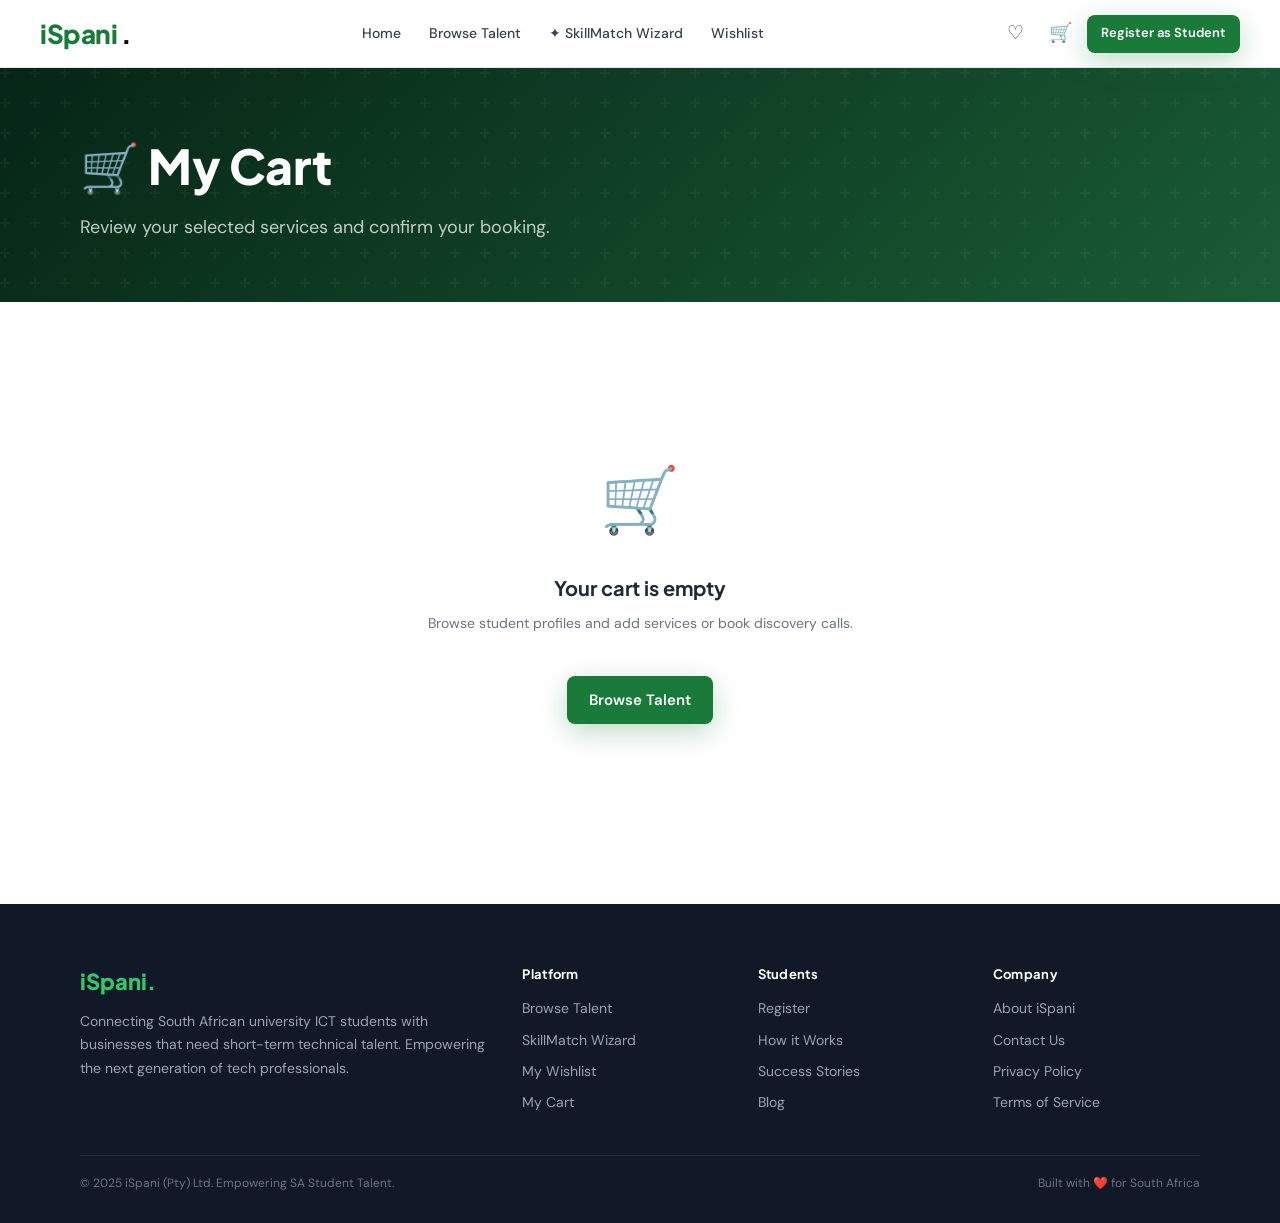
<file: cart.html>
<!DOCTYPE html>
<html lang="en">
<head>
  <meta charset="UTF-8"><meta name="viewport" content="width=device-width, initial-scale=1.0">
  <title>My Cart - iSpani</title>
  <link rel="stylesheet" href="styles.css">
  <style>
    .cart-page{padding:48px 0 80px}
    .cart-empty{text-align:center;padding:100px 20px}
    .promo-input{display:flex;gap:10px;margin-bottom:16px}
    .promo-input input{flex:1;padding:11px 14px;border:1.5px solid #e5e7eb;border-radius:8px;font-size:14px;font-family:'DM Sans',sans-serif;outline:none}
    .promo-input input:focus{border-color:#1a7a3a}
    .cart-header{background:#f9fafb;padding:16px 24px;border-bottom:1px solid #e5e7eb;display:grid;grid-template-columns:72px 1fr auto auto;gap:20px;align-items:center}
    .cart-header span{font-size:12px;font-weight:700;text-transform:uppercase;letter-spacing:0.6px;color:#9ca3af}
    .cart-qty{display:flex;align-items:center;gap:10px}
    .qty-btn{width:30px;height:30px;border-radius:6px;border:1.5px solid #e5e7eb;background:white;font-size:16px;font-weight:700;cursor:pointer;display:flex;align-items:center;justify-content:center;transition:all .2s;color:#374151}
    .qty-btn:hover{border-color:#1a7a3a;color:#1a7a3a}
    .qty-num{font-weight:700;min-width:20px;text-align:center}
    .trust-badges{display:flex;gap:16px;margin-top:20px;flex-wrap:wrap}
    .trust-badge{display:flex;align-items:center;gap:8px;font-size:12px;color:#6b7280;font-weight:500}
    .confirmed-wrap{max-width:540px;margin:0 auto;text-align:center;padding:80px 20px}
    .confirmed-wrap .icon{font-size:72px;margin-bottom:20px}
    .confirmed-wrap h2{font-family:'Plus Jakarta Sans',sans-serif;font-size:28px;font-weight:800;color:#111;margin-bottom:12px}
    .confirmed-wrap p{color:#6b7280;font-size:16px;line-height:1.7;margin-bottom:28px}
    .form-label{font-size:13px;font-weight:600;color:#374151;margin-bottom:5px;display:block}
    textarea.form-input{resize:vertical;min-height:80px}
  </style>
</head>
<body>
<div id="nav-root"></div>
<div class="page-header">
  <div class="container">
    <h1>🛒 My Cart</h1>
    <p>Review your selected services and confirm your booking.</p>
  </div>
</div>
<div class="cart-page">
  <div class="container" id="cart-root"></div>
</div>
<div id="footer-root"></div>
<script src="data.js"></script>
<script src="nav.js"></script>
<script>
document.getElementById('nav-root').innerHTML=renderNav('');
document.getElementById('footer-root').innerHTML=renderFooter();
updateBadges();
renderCartPage();

function renderCartPage(){
  const root=document.getElementById('cart-root');
  if(!cart.length){
    root.innerHTML=`
      <div class="cart-empty">
        <div style="font-size:64px;margin-bottom:20px">🛒</div>
        <div class="empty-title">Your cart is empty</div>
        <div class="empty-sub">Browse student profiles and add services or book discovery calls.</div>
        <a href="browse.html" class="btn btn-primary" style="margin-top:20px">Browse Talent</a>
      </div>`;
    return;
  }

  root.innerHTML=`
  <div style="display:grid;grid-template-columns:1fr 360px;gap:32px;align-items:start">
    <!-- CART ITEMS -->
    <div>
      <div class="cart-table">
        <div class="cart-header">
          <span></span><span>Service</span><span style="text-align:right">Qty</span><span style="text-align:right">Subtotal</span>
        </div>
        <div id="cart-items-list"></div>
      </div>
      <div class="trust-badges" style="margin-top:20px">
        <div class="trust-badge">🔒 Secure Checkout</div>
        <div class="trust-badge">✅ Verified Students</div>
        <div class="trust-badge">⭐ Reviewed by Businesses</div>
        <div class="trust-badge">🇿🇦 South African Platform</div>
      </div>
    </div>

    <!-- ORDER SUMMARY -->
    <div class="order-summary">
      <h3>Order Summary</h3>
      <div id="summary-rows"></div>
      <div class="summary-total"><span>Total</span><span id="summary-total-val">R0</span></div>

      <div style="margin-top:20px">
        <div class="promo-input">
          <input type="text" id="promo-input" placeholder="Promo / discount code">
          <button class="btn btn-outline btn-sm" onclick="applyPromo()">Apply</button>
        </div>
        <div id="promo-msg" style="font-size:13px;margin-bottom:8px"></div>
      </div>

      <hr class="divider">
      <div style="font-family:'Plus Jakarta Sans',sans-serif;font-size:16px;font-weight:700;color:#111;margin-bottom:14px">Contact Details</div>
      <form class="checkout-form" onsubmit="handleCheckout(event)">
        <div>
          <label class="form-label">Company / Business Name *</label>
          <input class="form-input" type="text" id="co-name" placeholder="e.g. Dlamini Logistics" required>
        </div>
        <div>
          <label class="form-label">Your Name *</label>
          <input class="form-input" type="text" id="co-contact" placeholder="Full name" required>
        </div>
        <div>
          <label class="form-label">Email Address *</label>
          <input class="form-input" type="email" id="co-email" placeholder="email@company.co.za" required>
        </div>
        <div>
          <label class="form-label">Phone Number</label>
          <input class="form-input" type="tel" id="co-phone" placeholder="+27 xx xxx xxxx">
        </div>
        <div>
          <label class="form-label">Project Description</label>
          <textarea class="form-input" id="co-msg" placeholder="Briefly describe what you need help with..."></textarea>
        </div>
        <button type="submit" class="btn btn-primary" style="width:100%;padding:16px;font-size:16px;border-radius:12px;margin-top:4px">
          Confirm Booking →
        </button>
      </form>
    </div>
  </div>`;

  renderCartItems();
  renderSummary();
}

function renderCartItems(){
  const list=document.getElementById('cart-items-list');
  if(!list)return;
  list.innerHTML=cart.map(item=>`
    <div class="cart-item">
      <img class="cart-item-img" src="${item.photo}" alt="${item.name}">
      <div>
        <div class="cart-item-name">${item.name}</div>
        <div class="cart-item-service">${item.service}
          ${item.discount?`<span style="background:#fff3cd;color:#92400e;padding:2px 8px;border-radius:999px;font-size:11px;font-weight:700;margin-left:6px">${item.discount}% OFF</span>`:''}
        </div>
        <div style="font-size:13px;color:#9ca3af;margin-top:4px">
          ${item.discount?`<span style="text-decoration:line-through">R${item.rate}/hr</span> → <span style="color:#1a7a3a;font-weight:700">R${item.discountedRate}/hr</span>` : `R${item.rate}/hr`}
        </div>
      </div>
      <div class="cart-qty">
        <button class="qty-btn" onclick="changeQty(${item.studentId},'${item.type}',-1)">−</button>
        <span class="qty-num">${item.qty}</span>
        <button class="qty-btn" onclick="changeQty(${item.studentId},'${item.type}',1)">+</button>
      </div>
      <div style="text-align:right">
        <div class="cart-item-price">R${(item.discountedRate*item.qty).toLocaleString()}</div>
        <button class="cart-remove" onclick="removeItem(${item.studentId},'${item.type}')" title="Remove">✕</button>
      </div>
    </div>
  `).join('');
}

function renderSummary(){
  const rows=document.getElementById('summary-rows');
  const totalEl=document.getElementById('summary-total-val');
  if(!rows||!totalEl)return;
  rows.innerHTML=cart.map(i=>`
    <div class="summary-row">
      <span>${i.name} - ${i.service} ×${i.qty}</span>
      <span>R${(i.discountedRate*i.qty).toLocaleString()}</span>
    </div>`).join('');
  totalEl.textContent='R'+cartTotal().toLocaleString();
}

function changeQty(sid,type,delta){
  const item=cart.find(i=>i.studentId===sid&&i.type===type);
  if(!item)return;
  item.qty=Math.max(1,item.qty+delta);
  saveCart();updateBadges();renderCartItems();renderSummary();
}

function removeItem(sid,type){
  removeFromCart(sid,type);
  renderCartItems();renderSummary();
  if(!cart.length)renderCartPage();
}

let promoApplied=false;
function applyPromo(){
  const code=document.getElementById('promo-input').value.trim().toUpperCase();
  const msg=document.getElementById('promo-msg');
  if(code==='ISPANI10'&&!promoApplied){
    msg.innerHTML='<span style="color:#1a7a3a;font-weight:600">✓ Promo code applied - 10% extra off!</span>';
    promoApplied=true;
  } else if(promoApplied){
    msg.innerHTML='<span style="color:#f59e0b;font-weight:600">A promo code is already applied.</span>';
  } else {
    msg.innerHTML='<span style="color:#e74c3c;font-weight:600">Invalid promo code. Try ISPANI10.</span>';
  }
}

function handleCheckout(e){
  e.preventDefault();
  const name=document.getElementById('co-name').value;
  const contact=document.getElementById('co-contact').value;
  const email=document.getElementById('co-email').value;
  // Clear cart
  cart=[];saveCart();updateBadges();
  // Show confirmation
  document.getElementById('cart-root').innerHTML=`
    <div class="confirmed-wrap">
      <div class="icon">🎉</div>
      <h2>Booking Confirmed!</h2>
      <p>Thank you, <strong>${contact}</strong> from <strong>${name}</strong>!<br>
      A confirmation has been sent to <strong>${email}</strong>.<br><br>
      The student will reach out to you within 24 hours to discuss your project. We're excited to connect you with South Africa's top student talent!</p>
      <a href="browse.html" class="btn btn-primary btn-lg">Browse More Talent</a>
      <a href="index.html" class="btn btn-outline btn-lg" style="margin-top:12px;display:inline-block">Back to Home</a>
    </div>`;
}
</script>
</body>
</html>
</file>
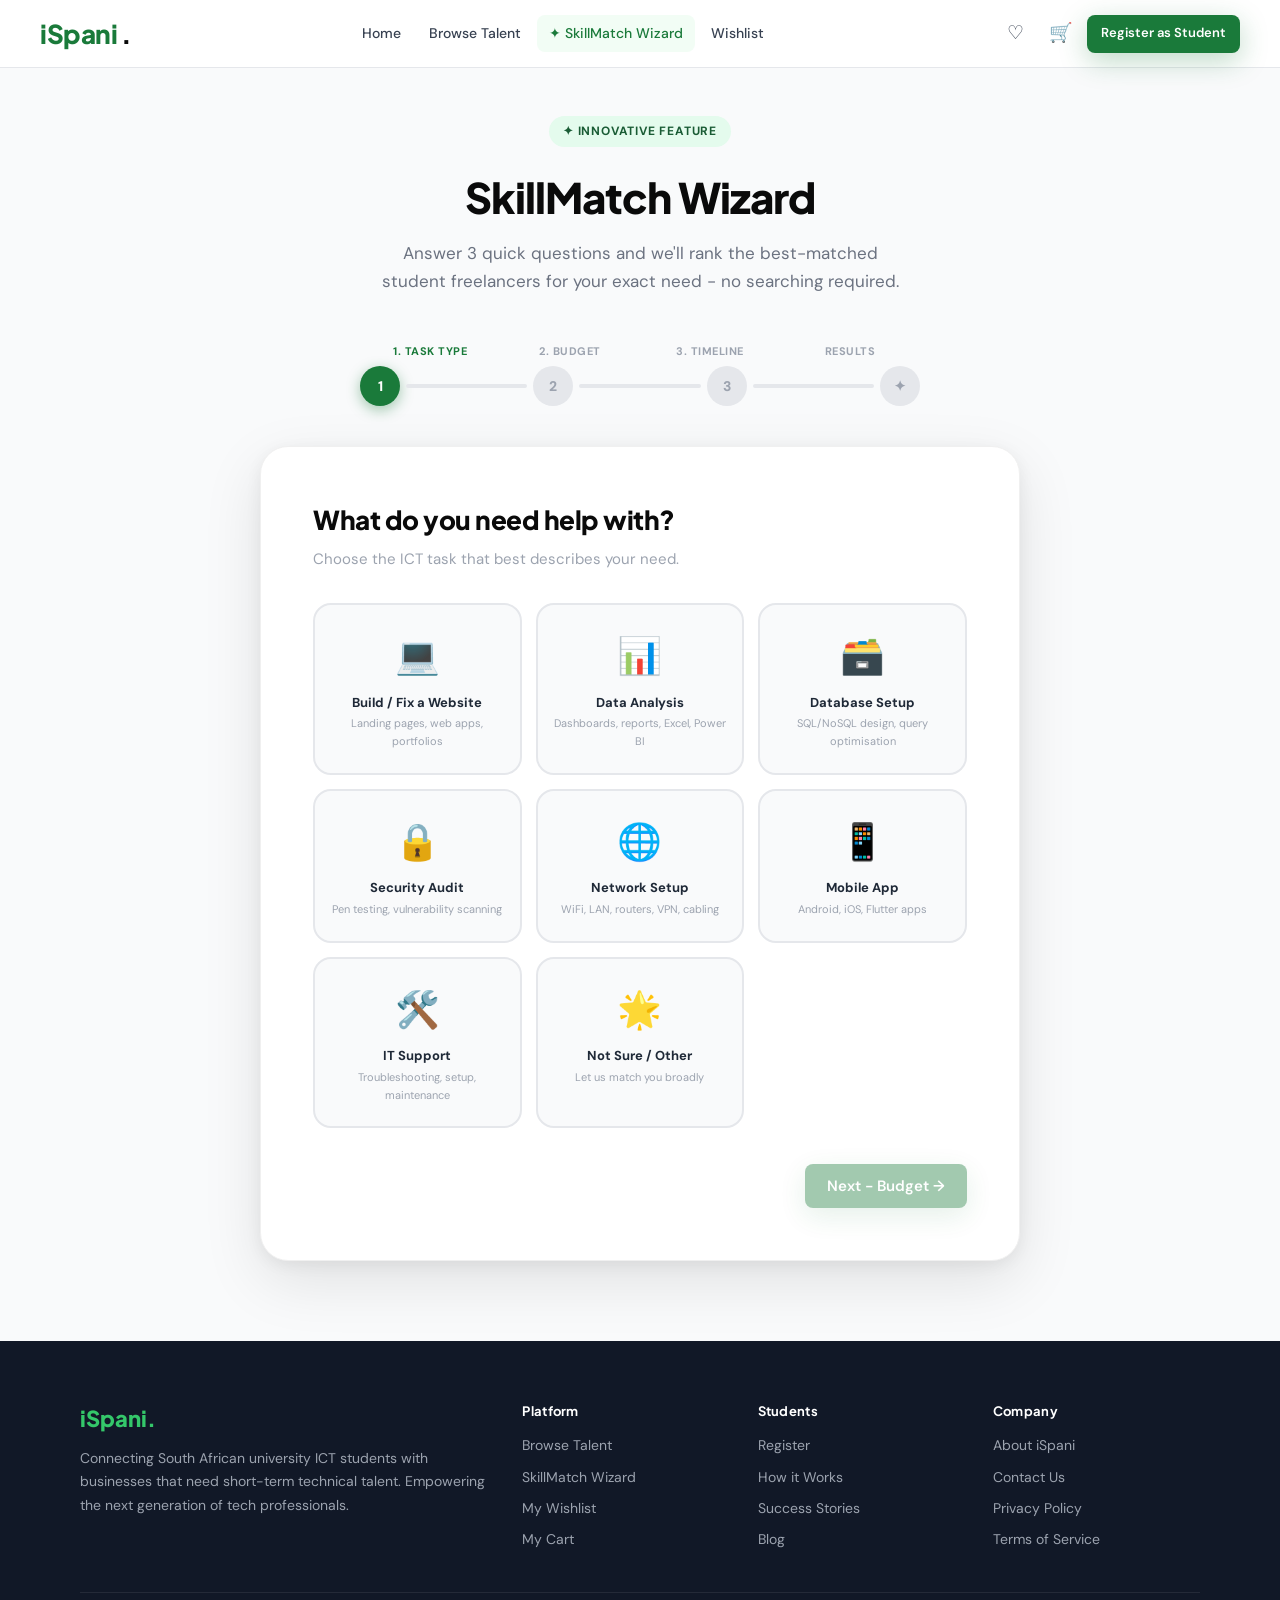
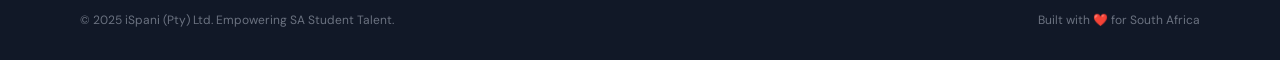
<file: skillmatch.html>
<!DOCTYPE html>
<html lang="en">
<head>
  <meta charset="UTF-8"><meta name="viewport" content="width=device-width, initial-scale=1.0">
  <title>SkillMatch Wizard - iSpani</title>
  <link rel="stylesheet" href="styles.css">
  <style>
    body{background:#f9fafb}
    .wizard-page{min-height:calc(100vh - 68px);padding:48px 0 80px}
    .wizard-intro{text-align:center;margin-bottom:48px}
    .wizard-intro h1{font-family:'Plus Jakarta Sans',sans-serif;font-size:clamp(28px,4vw,42px);font-weight:800;color:#0a0a0a;letter-spacing:-1px;margin-bottom:10px}
    .wizard-intro p{font-size:17px;color:#6b7280;max-width:520px;margin:0 auto}
    .step-labels{display:flex;justify-content:center;gap:0;margin-bottom:6px}
    .step-label{flex:1;max-width:160px;text-align:center;font-size:11px;font-weight:700;color:#9ca3af;text-transform:uppercase;letter-spacing:0.5px}
    .step-label.active{color:#1a7a3a}
    .wizard-progress-bar{display:flex;align-items:center;margin-bottom:40px;max-width:560px;margin-left:auto;margin-right:auto}
    .step-dot{width:40px;height:40px;border-radius:50%;display:flex;align-items:center;justify-content:center;font-size:14px;font-weight:800;flex-shrink:0;transition:all .4s}
    .step-done{background:#1a7a3a;color:white;box-shadow:0 4px 14px rgba(26,122,58,0.4)}
    .step-active{background:#1a7a3a;color:white;box-shadow:0 4px 14px rgba(26,122,58,0.4);animation:pulse-step 1.5s infinite}
    .step-todo{background:#e5e7eb;color:#9ca3af}
    @keyframes pulse-step{0%,100%{box-shadow:0 4px 14px rgba(26,122,58,0.4)}50%{box-shadow:0 4px 24px rgba(26,122,58,0.7)}}
    .step-line{flex:1;height:4px;background:#e5e7eb;border-radius:2px;overflow:hidden;margin:0 6px}
    .step-line-fill{height:100%;background:linear-gradient(90deg,#1a7a3a,#34c76a);width:0%;transition:width .6s ease}
    .wizard-card{background:white;border-radius:28px;padding:52px;box-shadow:0 20px 60px rgba(0,0,0,0.1),0 4px 16px rgba(0,0,0,0.06);border:1px solid #f0f0f0;max-width:760px;margin:0 auto}
    .wizard-q{font-family:'Plus Jakarta Sans',sans-serif;font-size:26px;font-weight:800;color:#0a0a0a;margin-bottom:6px;letter-spacing:-0.5px}
    .wizard-hint{font-size:15px;color:#9ca3af;margin-bottom:32px}
    .opt-grid{display:grid;grid-template-columns:repeat(3,1fr);gap:14px}
    .opt-grid-2{display:grid;grid-template-columns:repeat(2,1fr);gap:14px}
    .wizard-opt{background:#f9fafb;border:2px solid #e5e7eb;border-radius:18px;padding:22px 16px;text-align:center;cursor:pointer;transition:all .3s cubic-bezier(0.34,1.56,0.64,1);position:relative}
    .wizard-opt:hover{border-color:#34c76a;background:#f2fdf5;transform:translateY(-4px);box-shadow:0 8px 24px rgba(26,122,58,0.15)}
    .wizard-opt.selected{border-color:#1a7a3a;background:#e4fbed;box-shadow:0 0 0 4px rgba(26,122,58,0.12);transform:translateY(-4px)}
    .wizard-opt.selected::after{content:'✓';position:absolute;top:10px;right:12px;width:22px;height:22px;background:#1a7a3a;color:white;border-radius:50%;font-size:12px;font-weight:800;display:flex;align-items:center;justify-content:center}
    .opt-icon{font-size:36px;margin-bottom:10px}
    .opt-label{font-size:13px;font-weight:700;color:#1f2937;line-height:1.3}
    .opt-sub{font-size:11px;color:#9ca3af;margin-top:4px}
    .wizard-nav{display:flex;justify-content:space-between;align-items:center;margin-top:36px}
    .budget-grid{display:grid;grid-template-columns:repeat(2,1fr);gap:14px}
    .timeline-grid{display:grid;grid-template-columns:repeat(2,1fr);gap:14px}
    /* Results */
    .results-header{text-align:center;margin-bottom:32px}
    .results-header h2{font-family:'Plus Jakarta Sans',sans-serif;font-size:28px;font-weight:800;color:#0a0a0a;margin-bottom:6px}
    .results-header p{color:#6b7280;font-size:15px}
    .match-card{background:white;border-radius:18px;padding:24px;border:2px solid #e5e7eb;display:grid;grid-template-columns:80px 1fr auto;gap:20px;align-items:center;transition:all .3s;box-shadow:0 2px 8px rgba(0,0,0,0.05);cursor:pointer}
    .match-card:hover{border-color:#34c76a;box-shadow:0 8px 32px rgba(26,122,58,0.15);transform:translateY(-3px)}
    .match-rank{position:absolute;top:-8px;left:-8px;width:28px;height:28px;border-radius:50%;font-size:12px;font-weight:800;display:flex;align-items:center;justify-content:center;color:white}
    .rank-1{background:linear-gradient(135deg,#f59e0b,#f97316)}
    .rank-2{background:linear-gradient(135deg,#9ca3af,#6b7280)}
    .rank-3{background:linear-gradient(135deg,#cd7f32,#a0522d)}
    .rank-other{background:#e5e7eb;color:#6b7280}
    .match-photo-wrap{position:relative;width:80px;height:80px}
    .match-photo{width:80px;height:80px;border-radius:50%;object-fit:cover;border:3px solid white;box-shadow:0 4px 12px rgba(0,0,0,0.12)}
    .match-name{font-family:'Plus Jakarta Sans',sans-serif;font-size:17px;font-weight:800;color:#0a0a0a;margin-bottom:3px}
    .match-meta{font-size:13px;color:#6b7280;margin-bottom:8px}
    .match-rate{font-family:'Plus Jakarta Sans',sans-serif;font-size:16px;font-weight:800;color:#1a7a3a}
    .match-score-ring{width:68px;height:68px;border-radius:50%;display:flex;flex-direction:column;align-items:center;justify-content:center;font-family:'Plus Jakarta Sans',sans-serif;font-size:17px;font-weight:800;color:white;flex-shrink:0;position:relative}
    .score-a{background:linear-gradient(135deg,#1a7a3a,#34c76a)}
    .score-b{background:linear-gradient(135deg,#f59e0b,#fcd34d)}
    .score-c{background:linear-gradient(135deg,#6b7280,#9ca3af)}
    .score-ring-label{font-size:9px;font-weight:700;opacity:.85;letter-spacing:0.3px}
    .match-actions{display:flex;flex-direction:column;gap:8px}
    .restart-bar{text-align:center;margin-top:36px}
    @media(max-width:600px){.opt-grid,.budget-grid,.timeline-grid{grid-template-columns:repeat(2,1fr)!important}.wizard-card{padding:32px 20px}}
  </style>
</head>
<body>
<div id="nav-root"></div>

<div class="wizard-page">
  <div class="container">
    <div class="wizard-intro">
      <div class="section-label" style="margin:0 auto 16px">✦ Innovative Feature</div>
      <h1>SkillMatch Wizard</h1>
      <p>Answer 3 quick questions and we'll rank the best-matched student freelancers for your exact need - no searching required.</p>
    </div>

    <!-- Progress -->
    <div style="max-width:560px;margin:0 auto 40px">
      <div class="step-labels" id="step-labels">
        <span class="step-label active">1. Task Type</span>
        <span class="step-label">2. Budget</span>
        <span class="step-label">3. Timeline</span>
        <span class="step-label">Results</span>
      </div>
      <div class="wizard-progress-bar">
        <div class="step-dot step-active" id="dot-1">1</div>
        <div class="step-line"><div class="step-line-fill" id="line-1"></div></div>
        <div class="step-dot step-todo" id="dot-2">2</div>
        <div class="step-line"><div class="step-line-fill" id="line-2"></div></div>
        <div class="step-dot step-todo" id="dot-3">3</div>
        <div class="step-line"><div class="step-line-fill" id="line-3"></div></div>
        <div class="step-dot step-todo" id="dot-4">✦</div>
      </div>
    </div>

    <!-- Wizard Card -->
    <div class="wizard-card" id="wizard-card"></div>
  </div>
</div>

<div id="footer-root"></div>
<script src="data.js"></script>
<script src="nav.js"></script>
<script>
document.getElementById('nav-root').innerHTML=renderNav('skillmatch.html');
document.getElementById('footer-root').innerHTML=renderFooter();
updateBadges();

// Wizard State
let step=1;
let answers={taskType:null,budget:null,timeline:null};

const TASKS=[
  {id:'webdev',icon:'💻',label:'Build / Fix a Website',sub:'Landing pages, web apps, portfolios'},
  {id:'data',icon:'📊',label:'Data Analysis',sub:'Dashboards, reports, Excel, Power BI'},
  {id:'database',icon:'🗃️',label:'Database Setup',sub:'SQL/NoSQL design, query optimisation'},
  {id:'cybersecurity',icon:'🔒',label:'Security Audit',sub:'Pen testing, vulnerability scanning'},
  {id:'networking',icon:'🌐',label:'Network Setup',sub:'WiFi, LAN, routers, VPN, cabling'},
  {id:'appdev',icon:'📱',label:'Mobile App',sub:'Android, iOS, Flutter apps'},
  {id:'itsupport',icon:'🛠️',label:'IT Support',sub:'Troubleshooting, setup, maintenance'},
  {id:'any',icon:'🌟',label:'Not Sure / Other',sub:'Let us match you broadly'},
];

const BUDGETS=[
  {id:'low',label:'Under R500',icon:'💚',max:500},
  {id:'mid',label:'R500 – R2,000',icon:'💛',max:2000},
  {id:'high',label:'R2,000 – R5,000',icon:'🧡',max:5000},
  {id:'vhigh',label:'R5,000+',icon:'🔵',max:99999},
];

const TIMELINES=[
  {id:'asap',icon:'⚡',label:'ASAP (1–3 days)',urgency:3},
  {id:'week',icon:'📅',label:'Within a Week',urgency:2},
  {id:'month',icon:'🗓️',label:'Within a Month',urgency:1},
  {id:'flex',icon:'🌈',label:'Flexible',urgency:0},
];

// Progress UI 
function updateProgress(){
  [1,2,3,4].forEach(i=>{
    const dot=document.getElementById('dot-'+i);
    if(i<step){dot.className='step-dot step-done';dot.textContent=i<4?i:'✦';}
    else if(i===step){dot.className='step-dot step-active';dot.textContent=i<4?i:'✦';}
    else{dot.className='step-dot step-todo';dot.textContent=i<4?i:'✦';}
  });
  [1,2,3].forEach(i=>{
    document.getElementById('line-'+i).style.width=step>i?'100%':'0%';
  });
  const labels=document.querySelectorAll('.step-label');
  labels.forEach((l,i)=>l.classList.toggle('active',i+1===step));
}

// Render Steps 
function render(){
  updateProgress();
  const card=document.getElementById('wizard-card');
  if(step===1) card.innerHTML=renderStep1();
  if(step===2) card.innerHTML=renderStep2();
  if(step===3) card.innerHTML=renderStep3();
  if(step===4) renderResults();
}

function renderStep1(){
  return`
    <div class="wizard-q">What do you need help with?</div>
    <div class="wizard-hint">Choose the ICT task that best describes your need.</div>
    <div class="opt-grid">
      ${TASKS.map(t=>`
        <div class="wizard-opt ${answers.taskType===t.id?'selected':''}" onclick="selectTask('${t.id}')">
          <div class="opt-icon">${t.icon}</div>
          <div class="opt-label">${t.label}</div>
          <div class="opt-sub">${t.sub}</div>
        </div>`).join('')}
    </div>
    <div class="wizard-nav">
      <div></div>
      <button class="btn btn-primary" onclick="nextStep()" ${!answers.taskType?'disabled style="opacity:0.4;cursor:not-allowed"':''}>
        Next - Budget →
      </button>
    </div>`;
}

function renderStep2(){
  return`
    <div class="wizard-q">What's your budget for this project?</div>
    <div class="wizard-hint">This helps us filter students whose rates fit your budget.</div>
    <div class="budget-grid">
      ${BUDGETS.map(b=>`
        <div class="wizard-opt ${answers.budget===b.id?'selected':''}" onclick="selectBudget('${b.id}')">
          <div class="opt-icon">${b.icon}</div>
          <div class="opt-label">${b.label}</div>
        </div>`).join('')}
    </div>
    <div class="wizard-nav">
      <button class="btn btn-ghost" onclick="prevStep()">← Back</button>
      <button class="btn btn-primary" onclick="nextStep()" ${!answers.budget?'disabled style="opacity:0.4;cursor:not-allowed"':''}>
        Next - Timeline →
      </button>
    </div>`;
}

function renderStep3(){
  return`
    <div class="wizard-q">How soon do you need it done?</div>
    <div class="wizard-hint">We'll prioritise available students who can meet your timeline.</div>
    <div class="timeline-grid">
      ${TIMELINES.map(t=>`
        <div class="wizard-opt ${answers.timeline===t.id?'selected':''}" onclick="selectTimeline('${t.id}')">
          <div class="opt-icon">${t.icon}</div>
          <div class="opt-label">${t.label}</div>
        </div>`).join('')}
    </div>
    <div class="wizard-nav">
      <button class="btn btn-ghost" onclick="prevStep()">← Back</button>
      <button class="btn btn-primary" onclick="nextStep()" ${!answers.timeline?'disabled style="opacity:0.4;cursor:not-allowed"':''}>
        ✦ Find My Matches →
      </button>
    </div>`;
}

// Matching Algorithm
function scoreStudent(s){
  let score=0;

  // 1. Service category match (highest weight: 50 pts)
  const task=answers.taskType;
  if(task==='any') score+=30;
  else if(s.serviceCategory===task) score+=50;

  // 2. Budget fit (30 pts)
  const budgetObj=BUDGETS.find(b=>b.id===answers.budget);
  if(budgetObj){
    if(s.hourlyRate<=budgetObj.max) score+=30;
    else if(s.hourlyRate<=budgetObj.max*1.3) score+=15; // close
    // over budget: 0
  }

  // 3. Availability (10 pts)
  const timeline=TIMELINES.find(t=>t.id===answers.timeline);
  if(s.available) score+=10;
  else if(timeline&&timeline.urgency===0) score+=5; // flexible - less penalty

  // 4. Rating bonus (up to 8 pts)
  score+=Math.round((s.rating-4)*16); // 4.0→0, 5.0→16 → cap at 8
  score=Math.min(score+Math.round((s.rating-4)*8),score);

  // 5. Review count bonus (up to 5 pts)
  score+=Math.min(s.reviewCount,5);

  return Math.min(score,100);
}

function renderResults(){
  // Score all students
  const scored=STUDENTS.map(s=>({...s,score:scoreStudent(s)}))
    .sort((a,b)=>b.score-a.score)
    .slice(0,5);

  const task=TASKS.find(t=>t.id===answers.taskType);
  const budget=BUDGETS.find(b=>b.id===answers.budget);
  const timeline=TIMELINES.find(t=>t.id===answers.timeline);

  let html=`
    <div class="results-header">
      <div class="section-label" style="margin:0 auto 12px">✦ Your Matches</div>
      <h2>We found your top matches!</h2>
      <p>Based on: <strong>${task?task.label:''}</strong> · <strong>${budget?budget.label:''}</strong> · <strong>${timeline?timeline.label:''}</strong></p>
    </div>
    <div style="display:flex;flex-direction:column;gap:16px">`;

  scored.forEach((s,i)=>{
    const pct=s.score;
    const scoreClass=pct>=75?'score-a':pct>=50?'score-b':'score-c';
    const rankClass=['rank-1','rank-2','rank-3','rank-other','rank-other'][i];
    const medals=['🥇','🥈','🥉','#4','#5'];
    const disc=s.discount?Math.round(s.hourlyRate*(1-s.discount/100)):null;

    html+=`
      <div class="match-card" onclick="window.location='profile.html?id=${s.id}'">
        <div class="match-photo-wrap">
          <div class="match-rank ${rankClass}">${i<3?medals[i]:i+1}</div>
          <img class="match-photo" src="${s.photo}" alt="${s.firstName}">
        </div>
        <div>
          <div class="match-name">${s.firstName} ${s.lastName}</div>
          <div class="match-meta">${s.university.split(' ').slice(0,3).join(' ')} · ${s.degreeType} ${s.degreeName} · Year ${s.yearOfStudy}</div>
          <div class="match-meta">${SERVICE_ICONS[s.serviceCategory]} ${s.service}</div>
          <div style="display:flex;align-items:center;gap:10px;margin-top:8px">
            <div class="card-rating">${renderStars(s.rating)}<span class="rating-score" style="font-size:13px">${s.rating}</span></div>
            <div class="match-rate">${disc?`<span style="text-decoration:line-through;color:#9ca3af;font-size:13px;font-weight:400">R${s.hourlyRate}</span> R${disc}`:`R${s.hourlyRate}`}/hr</div>
            ${s.available?'<span style="background:#e4fbed;color:#1a5c35;padding:3px 10px;border-radius:999px;font-size:11px;font-weight:700">● Available</span>':'<span style="background:#f3f4f6;color:#6b7280;padding:3px 10px;border-radius:999px;font-size:11px;font-weight:700">● Busy</span>'}
          </div>
        </div>
        <div style="display:flex;flex-direction:column;align-items:center;gap:10px" onclick="event.stopPropagation()">
          <div class="match-score-ring ${scoreClass}">
            <span>${pct}%</span>
            <span class="score-ring-label">MATCH</span>
          </div>
          <button class="btn btn-primary btn-sm" onclick="addToCart(${s.id},'service')">+ Cart</button>
          <button class="btn btn-outline btn-sm" onclick="window.location='profile.html?id=${s.id}'">View</button>
        </div>
      </div>`;
  });

  html+=`</div>
    <div class="restart-bar">
      <button class="btn btn-ghost" onclick="restartWizard()" style="border:1.5px solid #e5e7eb;margin-top:8px">↺ Start Over</button>
      <a href="browse.html" class="btn btn-outline" style="margin-left:12px">Browse All Students</a>
    </div>`;

  document.getElementById('wizard-card').innerHTML=html;
}

// Controls ───
function selectTask(id){answers.taskType=id;render();}
function selectBudget(id){answers.budget=id;render();}
function selectTimeline(id){answers.timeline=id;render();}

function nextStep(){
  if(step===1&&!answers.taskType)return;
  if(step===2&&!answers.budget)return;
  if(step===3&&!answers.timeline)return;
  step++;
  render();
  window.scrollTo({top:0,behavior:'smooth'});
}

function prevStep(){
  if(step>1){step--;render();}
}

function restartWizard(){
  answers={taskType:null,budget:null,timeline:null};
  step=1;
  render();
  window.scrollTo({top:0,behavior:'smooth'});
}

// Init
render();
</script>
</body>
</html>
</file>
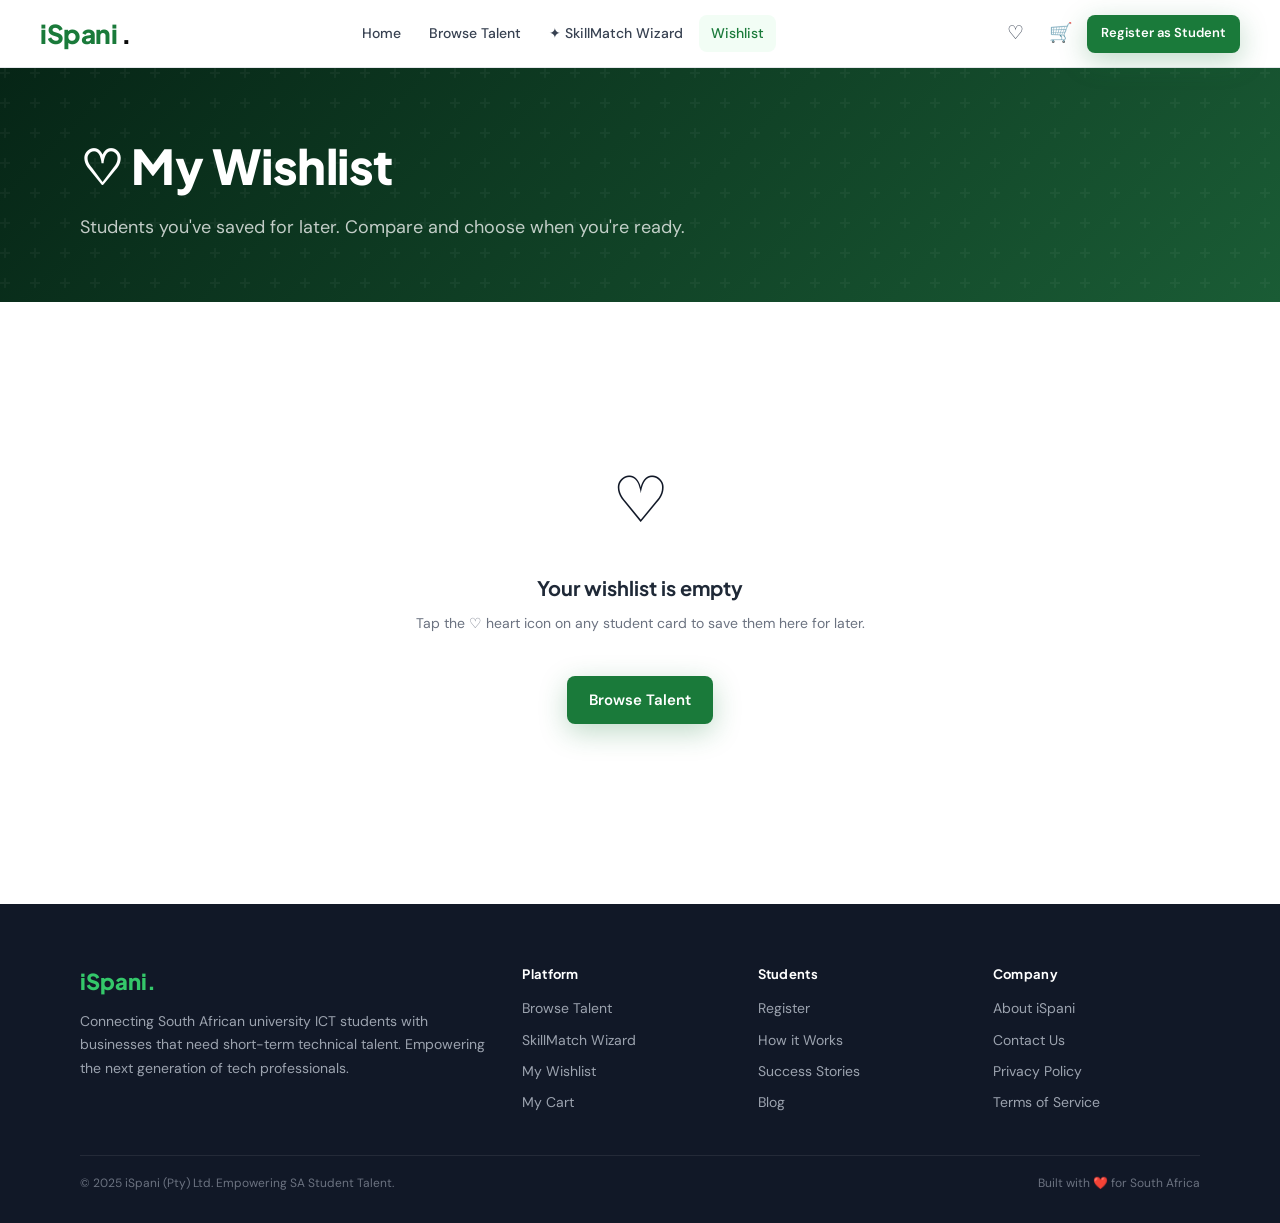
<file: wishlist.html>
<!DOCTYPE html>
<html lang="en">
<head>
  <meta charset="UTF-8"><meta name="viewport" content="width=device-width, initial-scale=1.0">
  <title>My Wishlist - iSpani</title>
  <link rel="stylesheet" href="styles.css">
</head>
<body>
<div id="nav-root"></div>
<div class="page-header">
  <div class="container">
    <h1>♡ My Wishlist</h1>
    <p>Students you've saved for later. Compare and choose when you're ready.</p>
  </div>
</div>
<div style="padding:48px 0 80px">
  <div class="container">
    <div id="wishlist-root"></div>
  </div>
</div>
<div id="footer-root"></div>
<script src="data.js"></script>
<script src="nav.js"></script>
<script>
document.getElementById('nav-root').innerHTML=renderNav('wishlist.html');
document.getElementById('footer-root').innerHTML=renderFooter();
updateBadges();
renderWishlist();

function renderWishlist(){
  const root=document.getElementById('wishlist-root');
  if(!wishlist.length){
    root.innerHTML=`
      <div style="text-align:center;padding:100px 20px">
        <div style="font-size:64px;margin-bottom:20px">♡</div>
        <div class="empty-title">Your wishlist is empty</div>
        <div class="empty-sub">Tap the ♡ heart icon on any student card to save them here for later.</div>
        <a href="browse.html" class="btn btn-primary" style="margin-top:20px">Browse Talent</a>
      </div>`;
    return;
  }

  const saved=STUDENTS.filter(s=>wishlist.includes(s.id));
  root.innerHTML=`
    <div style="display:flex;justify-content:space-between;align-items:center;margin-bottom:28px">
      <div style="font-size:15px;color:#6b7280"><strong style="color:#111">${saved.length}</strong> student${saved.length!==1?'s':''} saved</div>
      <button class="btn btn-ghost btn-sm" style="border:1.5px solid #e5e7eb;color:#e74c3c" onclick="clearAll()">Clear All</button>
    </div>
    <div class="grid-4">${saved.map(renderCard).join('')}</div>`;
}

function renderCard(s){
  const disc=s.discount?Math.round(s.hourlyRate*(1-s.discount/100)):null;
  return`<div class="student-card" onclick="window.location='profile.html?id=${s.id}'">
    <div class="card-photo-wrap">
      <img src="${s.photo}" alt="${s.firstName}" loading="lazy">
      <span class="card-badge-avail ${s.available?'badge-available':'badge-busy'}">${s.available?'● Available':'● Busy'}</span>
      ${s.discount?`<span class="card-discount-badge">${s.discount}% OFF</span>`:''}
      <button class="card-wishlist-btn wishlisted" onclick="event.stopPropagation();removeFromWL(${s.id},this)">♥</button>
    </div>
    <div class="card-body">
      <div class="card-name">${s.firstName} ${s.lastName}</div>
      <div class="card-degree">${s.degreeType} <strong>${s.degreeName}</strong> · Year ${s.yearOfStudy}</div>
      <div class="card-service"><span class="card-service-icon">${SERVICE_ICONS[s.serviceCategory]}</span>${s.service}</div>
      <div class="skill-chips">${s.softSkills.map(sk=>`<span class="chip">${sk}</span>`).join('')}</div>
      <div class="card-stats">
        <div class="card-rating">${renderStars(s.rating)}<span class="rating-score">${s.rating}</span><span class="rating-count">(${s.reviewCount})</span></div>
        <div class="card-rate">${s.discount?`<span class="original-rate">R${s.hourlyRate}</span><span class="discounted-rate">R${disc}</span>`:`R${s.hourlyRate}`}<small>/hr</small></div>
      </div>
      <div class="card-actions" onclick="event.stopPropagation()">
        <button class="btn btn-outline btn-sm" onclick="addToCart(${s.id},'call')">📞 Book Call</button>
        <button class="btn btn-primary btn-sm" onclick="addToCart(${s.id},'service')">+ Add to Cart</button>
      </div>
    </div>
  </div>`;
}

function removeFromWL(id,btn){
  toggleWishlist(id);
  updateBadges();
  showToast('Removed from wishlist');
  renderWishlist();
}

function clearAll(){
  wishlist.length=0;
  saveWishlist();
  updateBadges();
  renderWishlist();
}
</script>
</body>
</html>
</file>
<file: styles.css>
/* Google Fonts */
@import url('https://fonts.googleapis.com/css2?family=Plus+Jakarta+Sans:ital,wght@0,300;0,400;0,500;0,600;0,700;0,800;1,400&family=DM+Sans:ital,opsz,wght@0,9..40,300;0,9..40,400;0,9..40,500;0,9..40,600;0,9..40,700;1,9..40,400&display=swap');

/* CSS Variables */
:root {
  --g900:#062516;--g800:#0d3d22;--g700:#1a5c35;--g600:#1a7a3a;
  --g500:#22a44e;--g400:#34c76a;--g300:#6ee39b;--g200:#b8f0ce;
  --g100:#e4fbed;--g50:#f2fdf5;
  --black:#0a0a0a;--gray900:#111827;--gray800:#1f2937;--gray700:#374151;
  --gray600:#4b5563;--gray500:#6b7280;--gray400:#9ca3af;--gray300:#d1d5db;
  --gray200:#e5e7eb;--gray100:#f3f4f6;--gray50:#f9fafb;--white:#ffffff;
  --font-head:'Plus Jakarta Sans',sans-serif;
  --font-body:'DM Sans',sans-serif;
  --radius-sm:8px;--radius-md:14px;--radius-lg:20px;--radius-xl:28px;--radius-full:999px;
  --shadow-sm:0 1px 3px rgba(0,0,0,.08),0 1px 2px rgba(0,0,0,.05);
  --shadow-md:0 4px 16px rgba(0,0,0,.08),0 2px 6px rgba(0,0,0,.05);
  --shadow-lg:0 8px 32px rgba(0,0,0,.10),0 4px 12px rgba(0,0,0,.06);
  --shadow-xl:0 20px 60px rgba(0,0,0,.12),0 8px 20px rgba(0,0,0,.07);
  --shadow-green:0 8px 28px rgba(26,122,58,.28);
  --transition:.25s cubic-bezier(.4,0,.2,1);
  --transition-bounce:.4s cubic-bezier(.34,1.56,.64,1);
}

/*
RESET & BASE
*/
*,*::before,*::after{box-sizing:border-box;margin:0;padding:0}
html{scroll-behavior:smooth;-webkit-font-smoothing:antialiased;-moz-osx-font-smoothing:grayscale;overflow-x:hidden}
body{font-family:var(--font-body);color:var(--gray900);background:var(--white);line-height:1.6;overflow-x:hidden;-webkit-tap-highlight-color:transparent;padding-bottom:68px}
a{text-decoration:none;color:inherit}
img{display:block;max-width:100%;height:auto}
button{cursor:pointer;border:none;background:none;font-family:inherit}
input,select,textarea{font-family:inherit}
ul{list-style:none}

/* No bottom padding needed on desktop - no mobile nav */
@media(min-width:640px){body{padding-bottom:0}}

/*
CONTAINER
*/
.container{width:100%;max-width:1200px;margin:0 auto;padding:0 18px}
@media(min-width:640px){.container{padding:0 28px}}
@media(min-width:1024px){.container{padding:0 40px}}

/* 
NAVIGATION - desktop
*/
.nav{
  position:sticky;top:0;z-index:1000;
  background:rgba(255,255,255,.97);
  backdrop-filter:blur(16px);-webkit-backdrop-filter:blur(16px);
  border-bottom:1px solid var(--gray200);
  height:60px;display:flex;align-items:center;justify-content:space-between;
  padding:0 18px;transition:box-shadow var(--transition)
}
.nav.scrolled{box-shadow:var(--shadow-md)}
.nav-logo{font-family:var(--font-head);font-size:22px;font-weight:800;color:var(--g600);letter-spacing:-.5px;display:flex;align-items:center;gap:4px;flex-shrink:0}
.nav-logo span{color:var(--black)}
/* Nav text links hidden on mobile */
.nav-links{display:none;align-items:center;gap:4px}
.nav-links a{font-size:14px;font-weight:500;color:var(--gray700);padding:7px 12px;border-radius:var(--radius-sm);transition:all var(--transition);white-space:nowrap}
.nav-links a:hover,.nav-links a.active{color:var(--g600);background:var(--g50)}
.nav-actions{display:flex;align-items:center;gap:6px}
.nav-icon-btn{position:relative;width:40px;height:40px;border-radius:var(--radius-sm);display:flex;align-items:center;justify-content:center;color:var(--gray700);transition:all var(--transition);font-size:19px}
.nav-icon-btn:hover{background:var(--g50);color:var(--g600)}
.nav-badge{position:absolute;top:4px;right:4px;width:17px;height:17px;background:var(--g600);color:white;border-radius:50%;font-size:9px;font-weight:700;display:none;align-items:center;justify-content:center}
.btn-register{background:var(--g600);color:white;padding:9px 16px;border-radius:var(--radius-sm);font-size:13px;font-weight:600;transition:all var(--transition-bounce);box-shadow:var(--shadow-green);white-space:nowrap;display:none}
.btn-register:hover{background:var(--g700);transform:translateY(-1px);box-shadow:0 12px 32px rgba(26,122,58,.35)}

@media(min-width:640px){
  .nav{height:64px;padding:0 28px}
  .btn-register{display:block}
}
@media(min-width:900px){
  .nav{height:68px;padding:0 40px}
  .nav-logo{font-size:26px}
  .nav-links{display:flex}
}

/* 
MOBILE BOTTOM NAVIGATION BAR
*/
.mobile-bottom-nav{
  display:flex;
  position:fixed;bottom:0;left:0;right:0;z-index:1000;
  background:rgba(255,255,255,.97);
  backdrop-filter:blur(16px);-webkit-backdrop-filter:blur(16px);
  border-top:1px solid var(--gray200);
  padding:6px 0 max(6px,env(safe-area-inset-bottom));
  box-shadow:0 -4px 20px rgba(0,0,0,.06)
}
.mobile-nav-item{
  flex:1;display:flex;flex-direction:column;align-items:center;gap:3px;
  font-size:10px;font-weight:600;color:var(--gray500);
  text-decoration:none;padding:4px 2px;transition:color var(--transition)
}
.mobile-nav-item.active,.mobile-nav-item:hover{color:var(--g600)}
.mobile-nav-icon{font-size:20px;position:relative;line-height:1}
/* Hidden on tablet and up - they use the top nav */
@media(min-width:640px){.mobile-bottom-nav{display:none}}

/* 
BUTTONS
*/
.btn{display:inline-flex;align-items:center;justify-content:center;gap:8px;font-family:var(--font-body);font-weight:600;border-radius:var(--radius-sm);transition:all var(--transition-bounce);cursor:pointer;white-space:nowrap;min-height:44px}
.btn-primary{background:var(--g600);color:white;padding:12px 22px;font-size:15px;box-shadow:var(--shadow-green)}
.btn-primary:hover{background:var(--g700);transform:translateY(-2px);box-shadow:0 12px 32px rgba(26,122,58,.4)}
.btn-outline{background:white;color:var(--g600);border:2px solid var(--g600);padding:10px 20px;font-size:15px}
.btn-outline:hover{background:var(--g50);transform:translateY(-2px)}
.btn-ghost{background:transparent;color:var(--gray700);padding:10px 16px;font-size:14px}
.btn-ghost:hover{background:var(--gray100)}
.btn-sm{padding:8px 14px;font-size:13px;min-height:38px}
.btn-lg{padding:16px 30px;font-size:17px}

/* 
SECTION SPACING & HEADERS
*/
.section{padding:56px 0}
@media(min-width:768px){.section{padding:80px 0}}

.section-label{display:inline-flex;align-items:center;gap:8px;background:var(--g100);color:var(--g700);padding:6px 14px;border-radius:var(--radius-full);font-size:12px;font-weight:700;text-transform:uppercase;letter-spacing:.8px;margin-bottom:12px}
.section-title{font-family:var(--font-head);font-size:clamp(22px,5vw,40px);font-weight:800;color:var(--black);line-height:1.15;letter-spacing:-.5px}
.section-title span{color:var(--g600)}
.section-sub{font-size:16px;color:var(--gray500);margin-top:10px;max-width:540px}

/* 
GRIDS - mobile-first, expanding
*/
.grid-4,.grid-3,.grid-2{display:grid;grid-template-columns:1fr;gap:16px}
@media(min-width:480px){.grid-4,.grid-3,.grid-2{grid-template-columns:repeat(2,1fr);gap:18px}}
@media(min-width:768px){.grid-3{grid-template-columns:repeat(3,1fr);gap:22px}.grid-2{grid-template-columns:repeat(2,1fr);gap:22px}}
@media(min-width:900px){.grid-4{grid-template-columns:repeat(3,1fr);gap:22px}}
@media(min-width:1100px){.grid-4{grid-template-columns:repeat(4,1fr);gap:24px}}

/* 
STUDENT CARDS
*/
.student-card{background:white;border-radius:var(--radius-lg);overflow:hidden;box-shadow:var(--shadow-sm);border:1px solid var(--gray200);transition:all var(--transition);cursor:pointer;position:relative}
@media(hover:hover){
  .student-card:hover{transform:translateY(-6px);box-shadow:var(--shadow-xl);border-color:var(--g300)}
  .student-card:hover .card-photo-wrap img{transform:scale(1.06)}
}
.card-photo-wrap{position:relative;height:190px;overflow:hidden}
.card-photo-wrap img{width:100%;height:100%;object-fit:cover;transition:transform .5s ease}
.card-badge-avail{position:absolute;top:10px;left:10px;padding:4px 10px;border-radius:var(--radius-full);font-size:10px;font-weight:700;letter-spacing:.4px;text-transform:uppercase}
.badge-available{background:rgba(26,122,58,.9);color:white}
.badge-busy{background:rgba(80,80,80,.85);color:white}
.card-discount-badge{position:absolute;top:10px;right:46px;background:#ff6b35;color:white;padding:4px 10px;border-radius:var(--radius-full);font-size:10px;font-weight:700}
.card-wishlist-btn{position:absolute;top:8px;right:8px;width:36px;height:36px;background:rgba(255,255,255,.92);border-radius:50%;display:flex;align-items:center;justify-content:center;font-size:18px;transition:all var(--transition-bounce);color:var(--gray400);z-index:2}
.card-wishlist-btn:hover,.card-wishlist-btn.wishlisted{color:#e74c3c;transform:scale(1.2)}
.card-body{padding:14px}
.card-name{font-family:var(--font-head);font-size:16px;font-weight:700;color:var(--black);margin-bottom:3px}
.card-degree{font-size:12px;color:var(--gray500);margin-bottom:9px;line-height:1.4}
.card-degree strong{color:var(--g700)}
.card-service{display:inline-flex;align-items:center;gap:6px;background:var(--g50);color:var(--g700);padding:5px 12px;border-radius:var(--radius-full);font-size:12px;font-weight:600;margin-bottom:10px}
.card-service-icon{font-size:13px}
.card-stats{display:flex;align-items:center;justify-content:space-between;margin-bottom:12px;flex-wrap:wrap;gap:6px}
.card-rating{display:flex;align-items:center;gap:4px;font-size:12px}
.star.filled{color:#f59e0b}.star.half{color:#f59e0b;opacity:.6}.star.empty{color:var(--gray300)}
.rating-score{font-weight:700;color:var(--gray900)}.rating-count{color:var(--gray500)}
.card-rate{font-family:var(--font-head);font-size:17px;font-weight:800;color:var(--black)}
.card-rate small{font-size:11px;color:var(--gray500);font-weight:400}
.card-rate .original-rate{text-decoration:line-through;color:var(--gray400);font-size:12px;margin-right:3px}
.card-rate .discounted-rate{color:var(--g600)}
.card-actions{display:flex;gap:8px}
.card-actions .btn{flex:1}
.skill-chips{display:flex;flex-wrap:wrap;gap:5px;margin-bottom:10px}
.chip{background:var(--gray100);color:var(--gray700);padding:3px 10px;border-radius:var(--radius-full);font-size:11px;font-weight:500}
.chip-green{background:var(--g100);color:var(--g700)}

/* 
SEARCH BAR
*/
.search-bar{display:flex;align-items:center;background:white;border:2px solid var(--gray200);border-radius:var(--radius-full);overflow:hidden;transition:border-color var(--transition),box-shadow var(--transition)}
.search-bar:focus-within{border-color:var(--g500);box-shadow:0 0 0 4px rgba(26,122,58,.1)}
.search-bar input{flex:1;border:none;outline:none;padding:13px 16px;font-size:15px;background:transparent;color:var(--gray900);min-width:0}
.search-bar input::placeholder{color:var(--gray400)}
.search-bar .search-btn{background:var(--g600);color:white;padding:11px 18px;font-weight:600;font-size:14px;margin:4px;border-radius:var(--radius-full);transition:background var(--transition);flex-shrink:0}
.search-bar .search-btn:hover{background:var(--g700)}

/* 
CATEGORY PILLS
*/
.category-pills{display:flex;flex-wrap:wrap;gap:8px}
.cat-pill{display:flex;align-items:center;gap:6px;padding:9px 16px;border-radius:var(--radius-full);border:1.5px solid var(--gray200);background:white;font-size:13px;font-weight:600;color:var(--gray700);transition:all var(--transition-bounce);cursor:pointer;white-space:nowrap}
.cat-pill:hover,.cat-pill.active{background:var(--g600);border-color:var(--g600);color:white;transform:translateY(-2px);box-shadow:var(--shadow-green)}
.cat-pill .pill-icon{font-size:15px}

/* 
PAGE HEADER BANNER
*/
.page-header{background:linear-gradient(135deg,var(--g900) 0%,var(--g700) 100%);padding:36px 0;position:relative;overflow:hidden}
.page-header::before{content:'';position:absolute;inset:0;background:url("data:image/svg+xml,%3Csvg width='60' height='60' viewBox='0 0 60 60' xmlns='http://www.w3.org/2000/svg'%3E%3Cg fill='%23ffffff' fill-opacity='0.04'%3E%3Cpath d='M36 34v-4h-2v4h-4v2h4v4h2v-4h4v-2h-4zm0-30V0h-2v4h-4v2h4v4h2V6h4V4h-4zM6 34v-4H4v4H0v2h4v4h2v-4h4v-2H6zM6 4V0H4v4H0v2h4v4h2V6h4V4H6z'/%3E%3C/g%3E%3C/svg%3E")}
.page-header .container{position:relative;z-index:1}
.page-header h1{font-family:var(--font-head);font-size:clamp(24px,5vw,48px);font-weight:800;color:white;letter-spacing:-.5px}
.page-header p{font-size:15px;color:rgba(255,255,255,.75);margin-top:8px}
@media(min-width:768px){.page-header{padding:60px 0}.page-header p{font-size:18px}}

/* 
BROWSE LAYOUT
*/
.browse-layout{display:flex;flex-direction:column;gap:20px}
.filter-sidebar{background:white;border-radius:var(--radius-lg);padding:18px;border:1px solid var(--gray200);box-shadow:var(--shadow-sm);width:100%}
.filter-sidebar h3{font-family:var(--font-head);font-size:15px;font-weight:700;color:var(--black);margin-bottom:0}

/* Collapsible toggle button (mobile only) */
.filter-toggle-btn{display:flex;align-items:center;justify-content:space-between;width:100%;font-family:var(--font-head);font-size:15px;font-weight:700;color:var(--black);padding:0;cursor:pointer;background:none;border:none}
.filter-toggle-icon{font-size:18px;transition:transform .3s}
.filter-toggle-icon.open{transform:rotate(180deg)}
.filter-body{overflow:hidden;max-height:0;transition:max-height .4s ease}
.filter-body.open{max-height:2000px}

.filter-group{margin-bottom:18px;margin-top:14px}
.filter-group h4{font-size:12px;font-weight:700;color:var(--gray700);text-transform:uppercase;letter-spacing:.6px;margin-bottom:10px}
.filter-option{display:flex;align-items:center;gap:10px;margin-bottom:8px;cursor:pointer}
.filter-option input[type=checkbox]{accent-color:var(--g600);width:16px;height:16px;flex-shrink:0}
.filter-option label{font-size:14px;color:var(--gray700);cursor:pointer}
.filter-range{width:100%;accent-color:var(--g600)}
.filter-range-labels{display:flex;justify-content:space-between;font-size:12px;color:var(--gray500);margin-top:6px}
.filter-actions{display:flex;flex-direction:column;gap:8px;margin-top:4px}

@media(min-width:900px){
  .browse-layout{display:grid;grid-template-columns:240px 1fr;gap:28px;align-items:start}
  .filter-sidebar{position:sticky;top:84px;padding:22px}
  /* Always show on desktop */
  .filter-toggle-btn{display:none}
  .filter-body{max-height:none!important;overflow:visible;margin-top:0}
}
@media(min-width:1100px){.browse-layout{grid-template-columns:260px 1fr}}

/* 
PROFILE PAGE
*/
.profile-layout{display:flex;flex-direction:column;gap:20px;padding:24px 0 60px}
.profile-sidebar{background:white;border-radius:var(--radius-xl);border:1px solid var(--gray200);box-shadow:var(--shadow-md);overflow:hidden;width:100%}
.profile-photo{width:100%;height:220px;object-fit:cover;object-position:top}
.profile-sidebar-body{padding:18px}
.profile-name{font-family:var(--font-head);font-size:20px;font-weight:800;color:var(--black)}
.profile-meta{font-size:13px;color:var(--gray500);margin-top:4px;line-height:1.5}
.availability-badge{display:inline-flex;align-items:center;gap:6px;padding:6px 14px;border-radius:var(--radius-full);font-size:12px;font-weight:700;margin:12px 0}
.avail-yes{background:var(--g100);color:var(--g700)}.avail-no{background:var(--gray100);color:var(--gray600)}
.avail-dot{width:8px;height:8px;border-radius:50%;flex-shrink:0}
.avail-yes .avail-dot{background:var(--g500);animation:pulse-dot 1.5s infinite}
.avail-no .avail-dot{background:var(--gray400)}
@keyframes pulse-dot{0%,100%{opacity:1;transform:scale(1)}50%{opacity:.5;transform:scale(.8)}}
.rate-box{background:var(--g50);border-radius:var(--radius-md);padding:14px;margin-bottom:14px}
.rate-row{display:flex;justify-content:space-between;align-items:center;margin-bottom:6px;flex-wrap:wrap;gap:4px}
.rate-label{font-size:13px;color:var(--gray600)}
.rate-value{font-family:var(--font-head);font-size:17px;font-weight:800;color:var(--black)}
.rate-value small{font-size:11px;color:var(--gray500);font-weight:400}
.profile-actions{display:flex;flex-direction:column;gap:10px}
.profile-actions .btn{width:100%}

@media(min-width:900px){
  .profile-layout{display:grid;grid-template-columns:300px 1fr;gap:28px;align-items:start;padding:40px 0 80px}
  .profile-sidebar{position:sticky;top:84px}
  .profile-photo{height:280px}
}
@media(min-width:1100px){.profile-layout{grid-template-columns:320px 1fr}}

/* 
PORTFOLIO GALLERY
*/
.gallery-grid{display:grid;grid-template-columns:repeat(3,1fr);gap:8px}
.gallery-img{width:100%;aspect-ratio:4/3;object-fit:cover;border-radius:var(--radius-sm);transition:all var(--transition);cursor:pointer}
@media(hover:hover){.gallery-img:hover{transform:scale(1.03);box-shadow:var(--shadow-lg)}}
.gallery-label{font-size:11px;font-weight:700;text-transform:uppercase;letter-spacing:.6px;color:var(--gray500);margin-bottom:6px;margin-top:14px}

/* 
REVIEWS
*/
.review-card{background:var(--gray50);border-radius:var(--radius-md);padding:16px;border-left:4px solid var(--g400);margin-bottom:14px}
.review-header{display:flex;justify-content:space-between;align-items:flex-start;gap:10px;margin-bottom:8px;flex-wrap:wrap}
.review-company{font-weight:700;font-size:14px;color:var(--black)}
.review-date{font-size:12px;color:var(--gray400);white-space:nowrap}
.review-text{font-size:14px;color:var(--gray700);line-height:1.6}

/* 
PROFILE CONTENT CARDS
*/
.profile-content-card{background:white;border-radius:var(--radius-lg);border:1px solid var(--gray200);box-shadow:0 2px 8px rgba(0,0,0,.05);padding:20px;margin-bottom:18px}
.profile-section-title{font-family:var(--font-head);font-size:17px;font-weight:800;color:var(--black);margin-bottom:14px;padding-bottom:10px;border-bottom:2px solid var(--gray200)}

/* 
CART PAGE
*/
.cart-layout{display:flex;flex-direction:column;gap:20px;padding:24px 0 60px}
.cart-table{background:white;border-radius:var(--radius-lg);border:1px solid var(--gray200);overflow:hidden}
.cart-item{display:grid;grid-template-columns:60px 1fr;gap:14px;align-items:start;padding:16px;border-bottom:1px solid var(--gray100);transition:background var(--transition)}
.cart-item:hover{background:var(--gray50)}
.cart-item:last-child{border-bottom:none}
.cart-item-img{width:60px;height:60px;border-radius:var(--radius-md);object-fit:cover;flex-shrink:0}
.cart-item-name{font-family:var(--font-head);font-size:15px;font-weight:700;color:var(--black)}
.cart-item-service{font-size:13px;color:var(--gray500);margin-top:2px}
.cart-item-price{font-family:var(--font-head);font-size:17px;font-weight:800;color:var(--g600);margin-top:6px}
.cart-qty{display:flex;align-items:center;gap:8px}
.qty-btn{width:32px;height:32px;border-radius:6px;border:1.5px solid var(--gray200);background:white;font-size:16px;font-weight:700;cursor:pointer;display:flex;align-items:center;justify-content:center;transition:all .2s;color:var(--gray700)}
.qty-btn:hover{border-color:var(--g600);color:var(--g600)}
.qty-num{font-weight:700;min-width:20px;text-align:center}
.cart-remove{color:var(--gray400);font-size:18px;transition:color var(--transition);padding:4px;min-width:32px;min-height:32px;display:flex;align-items:center;justify-content:center}
.cart-remove:hover{color:#e74c3c}
.order-summary{background:white;border-radius:var(--radius-lg);padding:22px;border:1px solid var(--gray200);box-shadow:var(--shadow-md);width:100%}
.order-summary h3{font-family:var(--font-head);font-size:17px;font-weight:800;margin-bottom:16px}
.summary-row{display:flex;justify-content:space-between;font-size:14px;color:var(--gray600);margin-bottom:8px;flex-wrap:wrap;gap:4px}
.summary-total{display:flex;justify-content:space-between;font-family:var(--font-head);font-size:19px;font-weight:800;color:var(--black);border-top:1px solid var(--gray200);padding-top:14px;margin-top:6px}
.checkout-form{margin-top:18px;display:flex;flex-direction:column;gap:12px}
.form-label{font-size:13px;font-weight:600;color:var(--gray700);margin-bottom:4px;display:block}
.form-input{width:100%;padding:12px 14px;border:1.5px solid var(--gray200);border-radius:var(--radius-sm);font-size:15px;font-family:var(--font-body);outline:none;transition:border-color var(--transition);color:var(--gray900)}
.form-input:focus{border-color:var(--g500);box-shadow:0 0 0 3px rgba(26,122,58,.1)}
.form-input::placeholder{color:var(--gray400)}
textarea.form-input{resize:vertical;min-height:80px}

@media(min-width:900px){
  .cart-layout{display:grid;grid-template-columns:1fr 340px;gap:28px;align-items:start;padding:40px 0 80px}
  .cart-item{grid-template-columns:72px 1fr auto auto;align-items:center;padding:18px 22px}
  .cart-item-img{width:72px;height:72px}
  .order-summary{position:sticky;top:84px}
}

/* 
HOW IT WORKS
*/
.how-grid{display:grid;grid-template-columns:repeat(2,1fr);gap:8px}
@media(min-width:768px){.how-grid{grid-template-columns:repeat(4,1fr)}}
.how-card{text-align:center;padding:22px 14px}
.how-icon{width:60px;height:60px;background:var(--g100);border-radius:var(--radius-lg);display:flex;align-items:center;justify-content:center;font-size:26px;margin:0 auto 14px}
.how-num{font-family:var(--font-head);font-size:12px;font-weight:800;color:var(--g600);text-transform:uppercase;letter-spacing:1px;margin-bottom:6px}
.how-title{font-family:var(--font-head);font-size:15px;font-weight:800;margin-bottom:6px}
.how-desc{font-size:13px;color:var(--gray600);line-height:1.6}

/* 
HERO SECTION
*/
.hero-inner{display:flex;flex-direction:column;gap:32px;position:relative;z-index:1}
.hero-img-wrap{border-radius:16px;overflow:hidden;box-shadow:0 20px 56px rgba(0,0,0,.4);position:relative}
.hero-img-wrap img{width:100%;height:210px;object-fit:cover}
.hero-stats{display:flex;gap:20px;flex-wrap:wrap}
.stat-num{font-family:var(--font-head);font-size:24px;font-weight:800;color:white}
.stat-label{font-size:12px;color:rgba(255,255,255,.6)}
.floating-badge{display:none;position:absolute;background:white;border-radius:14px;padding:12px 16px;box-shadow:0 8px 28px rgba(0,0,0,.18);align-items:center;gap:10px}
.fb-top{top:20px;left:-16px}.fb-bottom{bottom:20px;right:-12px}
.fb-num{font-family:var(--font-head);font-size:20px;font-weight:800;color:var(--g600)}
.fb-label{font-size:12px;color:var(--gray500)}

@media(min-width:640px){
  .hero-img-wrap img{height:300px}
  .stat-num{font-size:28px}.stat-label{font-size:13px}
  .hero-stats{gap:28px}
}
@media(min-width:900px){
  .hero-inner{display:grid;grid-template-columns:1fr 1fr;align-items:center;gap:56px}
  .hero-img-wrap img{height:400px}
  .floating-badge{display:flex}
}

/* 
FEATURE STRIP
*/
.feature-strip{background:var(--gray50);border-top:1px solid var(--gray200);border-bottom:1px solid var(--gray200);padding:14px 0;overflow-x:auto;-webkit-overflow-scrolling:touch}
.feature-strip-inner{display:flex;gap:28px;min-width:max-content;padding:0 18px;justify-content:center}
.feature-item{display:flex;align-items:center;gap:8px;font-size:13px;font-weight:600;color:var(--gray700);white-space:nowrap}
.feature-dot{width:7px;height:7px;border-radius:50%;background:var(--g500);flex-shrink:0}
@media(min-width:900px){
  .feature-strip{overflow-x:visible;padding:20px 0}
  .feature-strip-inner{min-width:0;gap:48px;padding:0}
}

/* 
CTA BANNER
*/
.cta-banner{background:linear-gradient(135deg,var(--g900),var(--g700));border-radius:var(--radius-xl);padding:32px 24px;display:flex;flex-direction:column;align-items:flex-start;gap:20px;overflow:hidden;position:relative}
.cta-banner::before{content:'🎓';position:absolute;right:16px;top:50%;transform:translateY(-50%);font-size:70px;opacity:.07}
.cta-banner h2{font-family:var(--font-head);font-size:20px;font-weight:800;color:white;letter-spacing:-.3px;line-height:1.3}
.cta-banner p{color:rgba(255,255,255,.7);font-size:15px;margin-top:6px}
@media(min-width:768px){
  .cta-banner{flex-direction:row;align-items:center;justify-content:space-between;padding:48px 44px}
  .cta-banner h2{font-size:26px}
  .cta-banner::before{font-size:110px;right:36px}
}

/* 
TESTIMONIALS
*/
.testimonial-card{background:white;border-radius:var(--radius-lg);padding:22px;box-shadow:var(--shadow-md);border:1px solid var(--gray100)}
.testimonial-stars{color:#f59e0b;font-size:16px;margin-bottom:12px}
.testimonial-text{font-size:14px;color:var(--gray700);line-height:1.7;margin-bottom:16px;font-style:italic}
.testimonial-author{display:flex;align-items:center;gap:10px}
.testimonial-avatar{width:38px;height:38px;border-radius:50%;object-fit:cover}
.testimonial-name{font-weight:700;font-size:13px}
.testimonial-company{font-size:12px;color:var(--gray500)}

/* 
FOOTER
*/
.footer{background:var(--gray900);color:var(--gray300);padding:44px 0 24px}
.footer-grid{display:grid;grid-template-columns:1fr 1fr;gap:28px;margin-bottom:32px}
.footer-brand{grid-column:1/-1}
.footer-brand .logo{color:var(--g400);font-family:var(--font-head);font-size:22px;font-weight:800;margin-bottom:10px}
.footer-brand p{font-size:14px;line-height:1.7;color:var(--gray400)}
.footer-col h4{color:white;font-family:var(--font-head);font-weight:700;font-size:13px;margin-bottom:12px;letter-spacing:.3px}
.footer-col a{display:block;font-size:14px;color:var(--gray400);margin-bottom:9px;transition:color var(--transition)}
.footer-col a:hover{color:var(--g400)}
.footer-bottom{border-top:1px solid rgba(255,255,255,.08);padding-top:18px;display:flex;flex-direction:column;gap:6px;font-size:12px;color:var(--gray500);text-align:center}
@media(min-width:640px){.footer-bottom{flex-direction:row;justify-content:space-between;text-align:left}}
@media(min-width:900px){
  .footer-grid{grid-template-columns:2fr 1fr 1fr 1fr}
  .footer-brand{grid-column:auto}
  .footer{padding:60px 0 30px}
}

/* 
EMPTY STATES
*/
.empty-state{text-align:center;padding:60px 20px}
.empty-icon{font-size:48px;margin-bottom:14px}
.empty-title{font-family:var(--font-head);font-size:20px;font-weight:700;color:var(--gray800);margin-bottom:8px}
.empty-sub{font-size:14px;color:var(--gray500);margin-bottom:22px}

/* 
LIGHTBOX
*/
.lightbox{position:fixed;inset:0;z-index:9000;background:rgba(0,0,0,.94);display:flex;align-items:center;justify-content:center;opacity:0;pointer-events:none;transition:opacity .3s ease;padding:20px}
.lightbox.open{opacity:1;pointer-events:all}
.lightbox img{max-width:100%;max-height:85vh;border-radius:var(--radius-md);object-fit:contain}
.lightbox-close{position:absolute;top:18px;right:18px;color:white;font-size:28px;cursor:pointer;width:44px;height:44px;display:flex;align-items:center;justify-content:center}

/* 
RESULTS & PAGINATION
*/
.results-bar{display:flex;justify-content:space-between;align-items:center;margin-bottom:18px;flex-wrap:wrap;gap:10px}
.results-count{font-size:14px;color:var(--gray500)}
.results-count strong{color:var(--black);font-weight:700}
.sort-select{border:1.5px solid var(--gray200);border-radius:var(--radius-sm);padding:9px 12px;font-size:14px;font-family:var(--font-body);color:var(--gray700);outline:none;background:white;cursor:pointer}
.sort-select:focus{border-color:var(--g600)}
.pagination{display:flex;gap:6px;justify-content:center;margin-top:28px;flex-wrap:wrap}
.page-btn{width:40px;height:40px;border-radius:var(--radius-sm);border:1.5px solid var(--gray200);background:white;font-size:14px;font-weight:600;color:var(--gray700);cursor:pointer;transition:all .2s}
.page-btn:hover,.page-btn.active{background:var(--g600);border-color:var(--g600);color:white}

/* 
FILTER TAGS
*/
.filter-tag{display:inline-flex;align-items:center;gap:6px;background:var(--g100);color:var(--g700);padding:5px 12px;border-radius:var(--radius-full);font-size:12px;font-weight:600;margin:0 4px 4px 0}
.filter-tag button{color:var(--g700);font-size:14px;line-height:1;cursor:pointer;font-weight:700;background:none;border:none;padding:0;min-width:20px;min-height:20px;display:flex;align-items:center;justify-content:center}

/* 
PROMO & TRUST
*/
.promo-input{display:flex;gap:10px;margin-bottom:14px}
.promo-input input{flex:1;min-width:0;padding:11px 14px;border:1.5px solid var(--gray200);border-radius:var(--radius-sm);font-size:14px;font-family:var(--font-body);outline:none;color:var(--gray900)}
.promo-input input:focus{border-color:var(--g600)}
.trust-badges{display:flex;gap:10px;margin-top:14px;flex-wrap:wrap}
.trust-badge{display:flex;align-items:center;gap:6px;font-size:12px;color:var(--gray500);font-weight:500}

/* 
ACHIEVEMENT & EXPERIENCE (profile)
*/
.achievement-item{display:flex;align-items:flex-start;gap:10px;padding:10px 0;border-bottom:1px solid var(--gray100)}
.achievement-item:last-child{border:none}
.achievement-icon{font-size:18px;flex-shrink:0;margin-top:2px}
.exp-item{display:flex;justify-content:space-between;align-items:flex-start;padding:10px 0;border-bottom:1px solid var(--gray100);font-size:14px;gap:10px;flex-wrap:wrap}
.exp-item:last-child{border:none}
.exp-title{font-weight:600;color:var(--black)}
.exp-org{color:var(--gray500);margin-top:2px}
.exp-year{color:var(--g600);font-weight:600;white-space:nowrap}

/* 
STICKY SEARCH BAR (browse page)
*/
.search-sticky{background:white;padding:14px 0;border-bottom:1px solid var(--gray200);position:sticky;top:60px;z-index:500}
@media(min-width:640px){.search-sticky{top:64px}}
@media(min-width:900px){.search-sticky{top:68px}}

/* 
BREADCRUMB
*/
.breadcrumb{font-size:13px;color:var(--gray400);margin-bottom:18px}
.breadcrumb a{color:var(--g600);font-weight:500}
.breadcrumb a:hover{text-decoration:underline}

/* 
CONFIRMED / SUCCESS
*/
.confirmed-wrap{max-width:520px;margin:0 auto;text-align:center;padding:60px 20px}
.confirmed-wrap .icon{font-size:64px;margin-bottom:18px}

/* 
TOAST NOTIFICATION
*/
#ispani-toast{
  position:fixed;bottom:80px;right:18px;left:18px;
  background:var(--g600);color:white;
  padding:14px 18px;border-radius:var(--radius-md);
  font-family:var(--font-body);font-size:14px;font-weight:600;
  z-index:9999;box-shadow:var(--shadow-green);
  transform:translateY(100px);opacity:0;
  transition:all .4s cubic-bezier(.34,1.56,.64,1);
  text-align:center;pointer-events:none
}
@media(min-width:640px){
  #ispani-toast{left:auto;width:auto;min-width:260px;max-width:360px;bottom:28px;right:28px;border-radius:12px}
}

/* 
ANIMATIONS
*/
@keyframes fadeInUp{from{opacity:0;transform:translateY(28px)}to{opacity:1;transform:translateY(0)}}
@keyframes fadeIn{from{opacity:0}to{opacity:1}}
.anim-fade-up{animation:fadeInUp .6s ease both}
.delay-1{animation-delay:.1s}.delay-2{animation-delay:.2s}
.delay-3{animation-delay:.3s}.delay-4{animation-delay:.4s}
/* Honour user's motion preference */
@media(prefers-reduced-motion:reduce){*,*::before,*::after{animation-duration:.01ms!important;transition-duration:.01ms!important}}

/* 
UTILITIES
*/
.text-green{color:var(--g600)}.text-gray{color:var(--gray500)}
.font-head{font-family:var(--font-head)}.fw-800{font-weight:800}
.flex-center{display:flex;align-items:center;justify-content:center}
.mt-8{margin-top:8px}.mt-16{margin-top:16px}.mt-24{margin-top:24px}.mb-24{margin-bottom:24px}
hr.divider{border:none;border-top:1px solid var(--gray200);margin:22px 0}
.tag-green{display:inline-flex;align-items:center;gap:5px;background:var(--g100);color:var(--g700);padding:5px 12px;border-radius:var(--radius-full);font-size:12px;font-weight:600}
</file>
